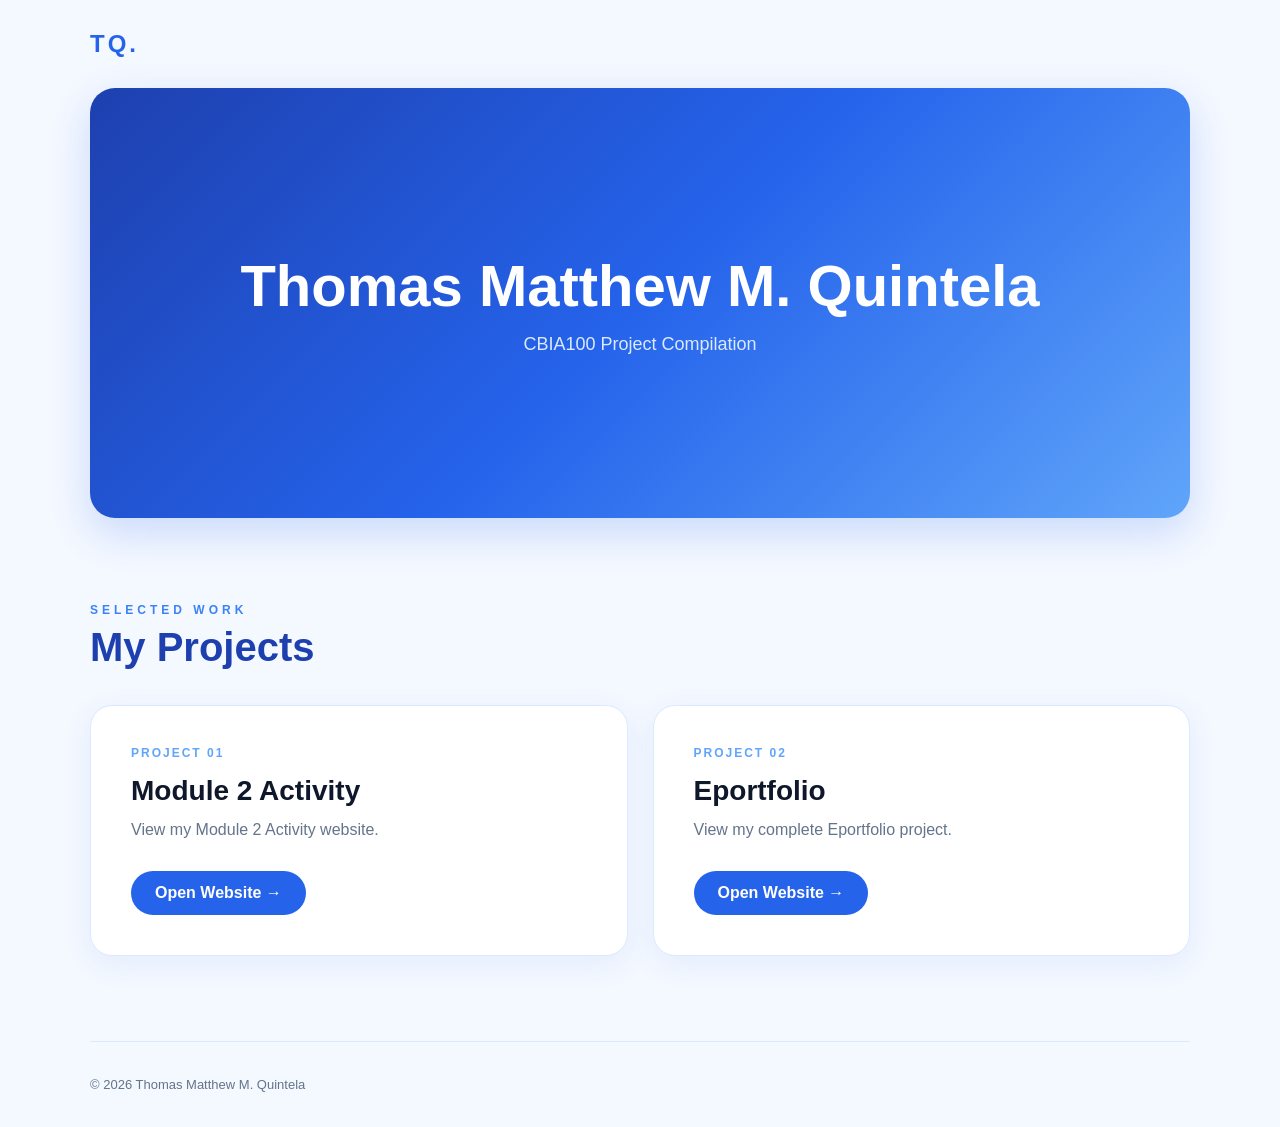
<file: index.html>
<!DOCTYPE html>
<html lang="en">

<head>
    <meta charset="UTF-8">
    <meta name="viewport" content="width=device-width, initial-scale=1.0">

    <title>Thomas Matthew M. Quintela | CBIA100</title>

    <style>

        * {
            margin: 0;
            padding: 0;
            box-sizing: border-box;
        }

        body {
            font-family: Arial, Helvetica, sans-serif;
            background-color: #f4f8ff;
            color: #0f172a;
        }

        .container {
            width: 90%;
            max-width: 1100px;
            margin: auto;
        }

        nav {
            padding: 30px 0;
            font-size: 24px;
            font-weight: bold;
            color: #2563eb;
            letter-spacing: 3px;
        }

        .hero {
            min-height: 430px;

            display: flex;
            justify-content: center;
            align-items: center;

            text-align: center;

            padding: 40px;

            background: linear-gradient(
                135deg,
                #1e40af,
                #2563eb,
                #60a5fa
            );

            color: white;

            border-radius: 25px;

            box-shadow:
                0 15px 40px
                rgba(37, 99, 235, 0.20);
        }

        .hero h1 {
            font-size: 58px;
            margin-bottom: 15px;
        }

        .hero p {
            font-size: 18px;
            color: #dbeafe;
        }

        .projects {
            padding: 85px 0;
        }

        .small-title {
            color: #3b82f6;
            font-size: 12px;
            letter-spacing: 4px;
            font-weight: bold;
            margin-bottom: 8px;
        }

        .projects h2 {
            font-size: 40px;
            color: #1e40af;
            margin-bottom: 35px;
        }

        .project-grid {
            display: grid;
            grid-template-columns: repeat(2, 1fr);
            gap: 25px;
        }

        .card {
            background-color: white;

            border: 1px solid #dbeafe;

            border-radius: 22px;

            padding: 40px;

            box-shadow:
                0 8px 30px
                rgba(37, 99, 235, 0.08);

            transition: 0.3s;
        }

        .card:hover {
            transform: translateY(-8px);

            box-shadow:
                0 18px 40px
                rgba(37, 99, 235, 0.15);

            border-color: #60a5fa;
        }

        .number {
            font-size: 12px;
            font-weight: bold;
            color: #60a5fa;
            letter-spacing: 2px;
        }

        .card h3 {
            font-size: 28px;
            margin: 15px 0 10px;
        }

        .card p {
            color: #64748b;
            line-height: 1.6;
            margin-bottom: 28px;
        }

        .button {
            display: inline-block;

            background-color: #2563eb;
            color: white;

            text-decoration: none;
            font-weight: bold;

            padding: 13px 24px;

            border-radius: 30px;

            transition: 0.3s;
        }

        .button:hover {
            background-color: #1e40af;
        }

        footer {
            border-top: 1px solid #dbeafe;

            padding: 35px 0;

            color: #64748b;

            font-size: 13px;
        }

        @media (max-width: 700px) {

            .hero h1 {
                font-size: 39px;
            }

            .project-grid {
                grid-template-columns: 1fr;
            }

        }

    </style>
</head>


<body>

<div class="container">


    <nav>
        TQ.
    </nav>


    <section class="hero">

        <div>

            <h1>
                Thomas Matthew M. Quintela
            </h1>

            <p>
                CBIA100 Project Compilation
            </p>

        </div>

    </section>


    <section class="projects">

        <div class="small-title">
            SELECTED WORK
        </div>

        <h2>
            My Projects
        </h2>


        <div class="project-grid">


            <!-- MODULE 2 -->

            <div class="card">

                <div class="number">
                    PROJECT 01
                </div>

                <h3>
                    Module 2 Activity
                </h3>

                <p>
                    View my Module 2 Activity website.
                </p>

                <a
                    href="CODING%20PROJ/module2.html"
                    class="button"
                >
                    Open Website →
                </a>

            </div>



            <!-- EPORTFOLIO -->

            <div class="card">

                <div class="number">
                    PROJECT 02
                </div>

                <h3>
                    Eportfolio
                </h3>

                <p>
                    View my complete Eportfolio project.
                </p>

                <a
                    href="QUINTELAJS%20ETY131%20%282%29/QUINTELAJS%20ETY131/thomas_eportfolio/eportfolio.html"
                    class="button"
                >
                    Open Website →
                </a>

            </div>


        </div>

    </section>


    <footer>
        © 2026 Thomas Matthew M. Quintela
    </footer>


</div>

</body>

</html>
</file>
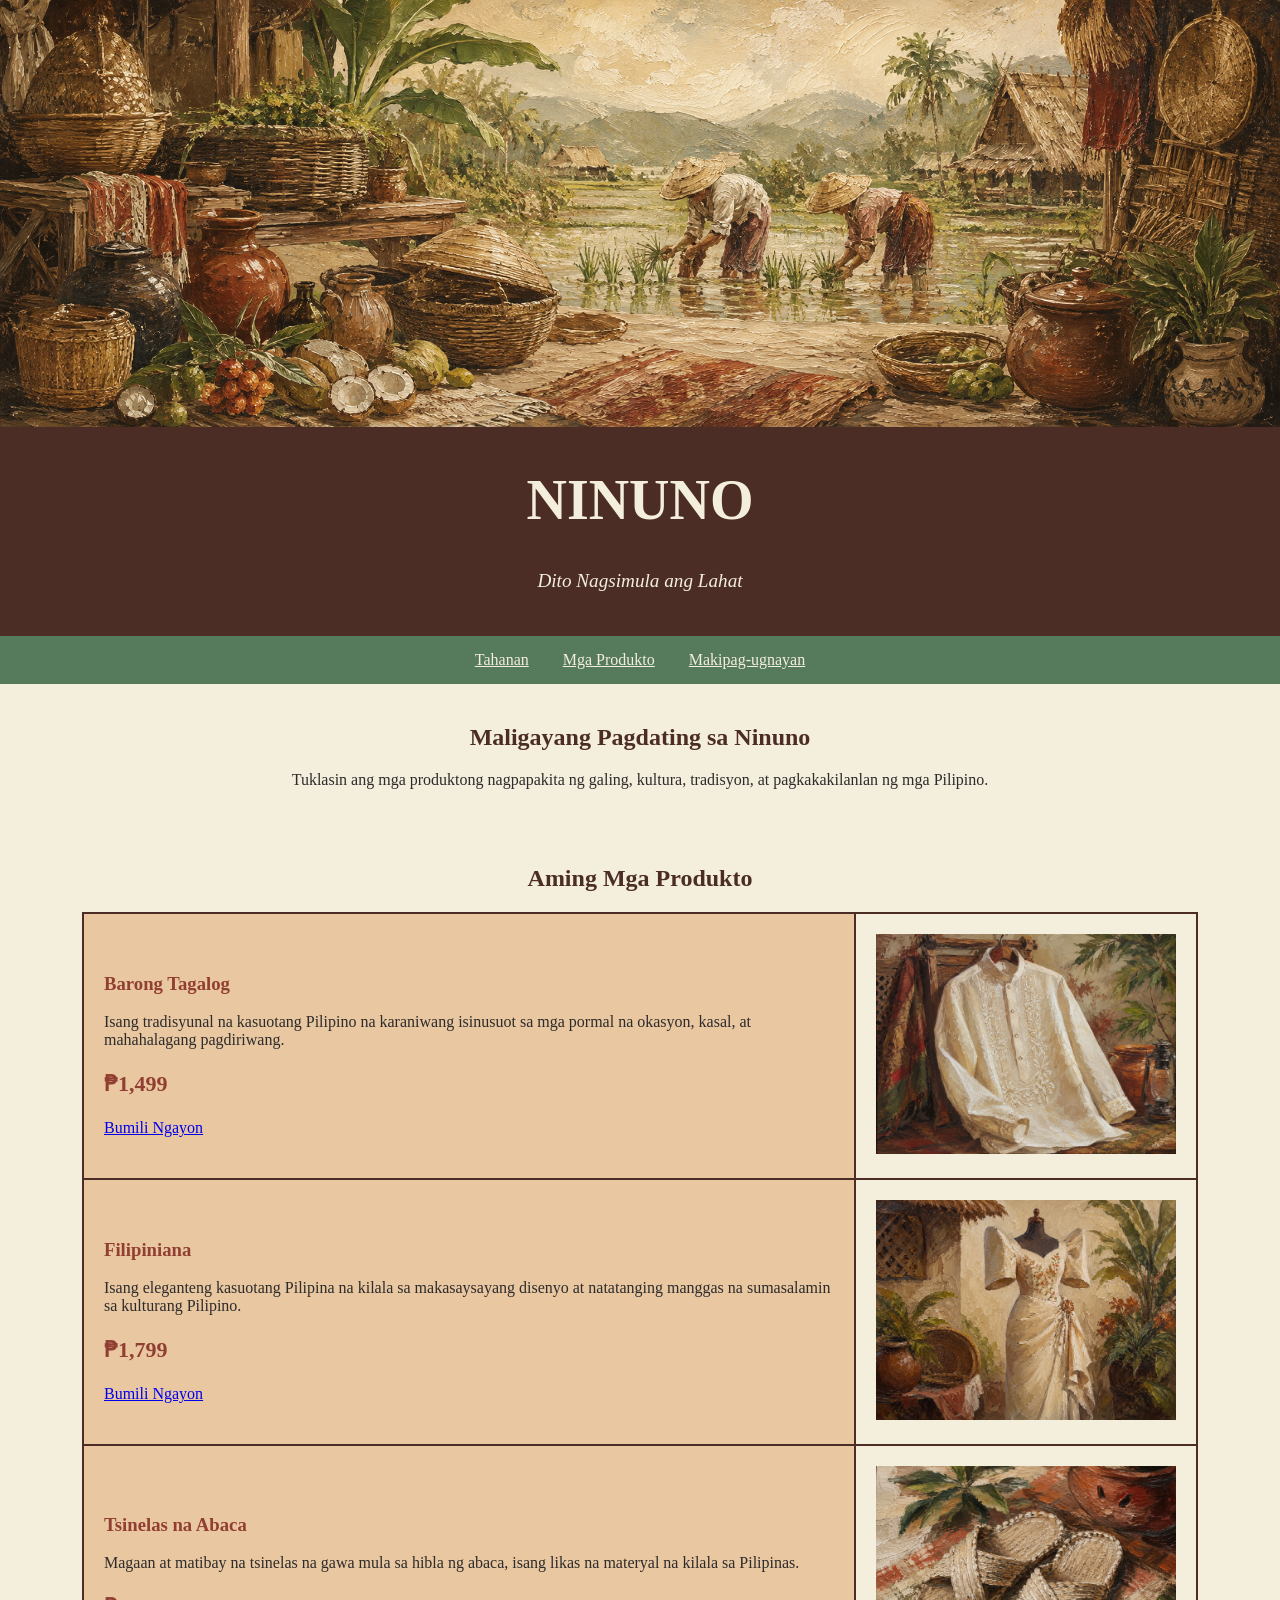
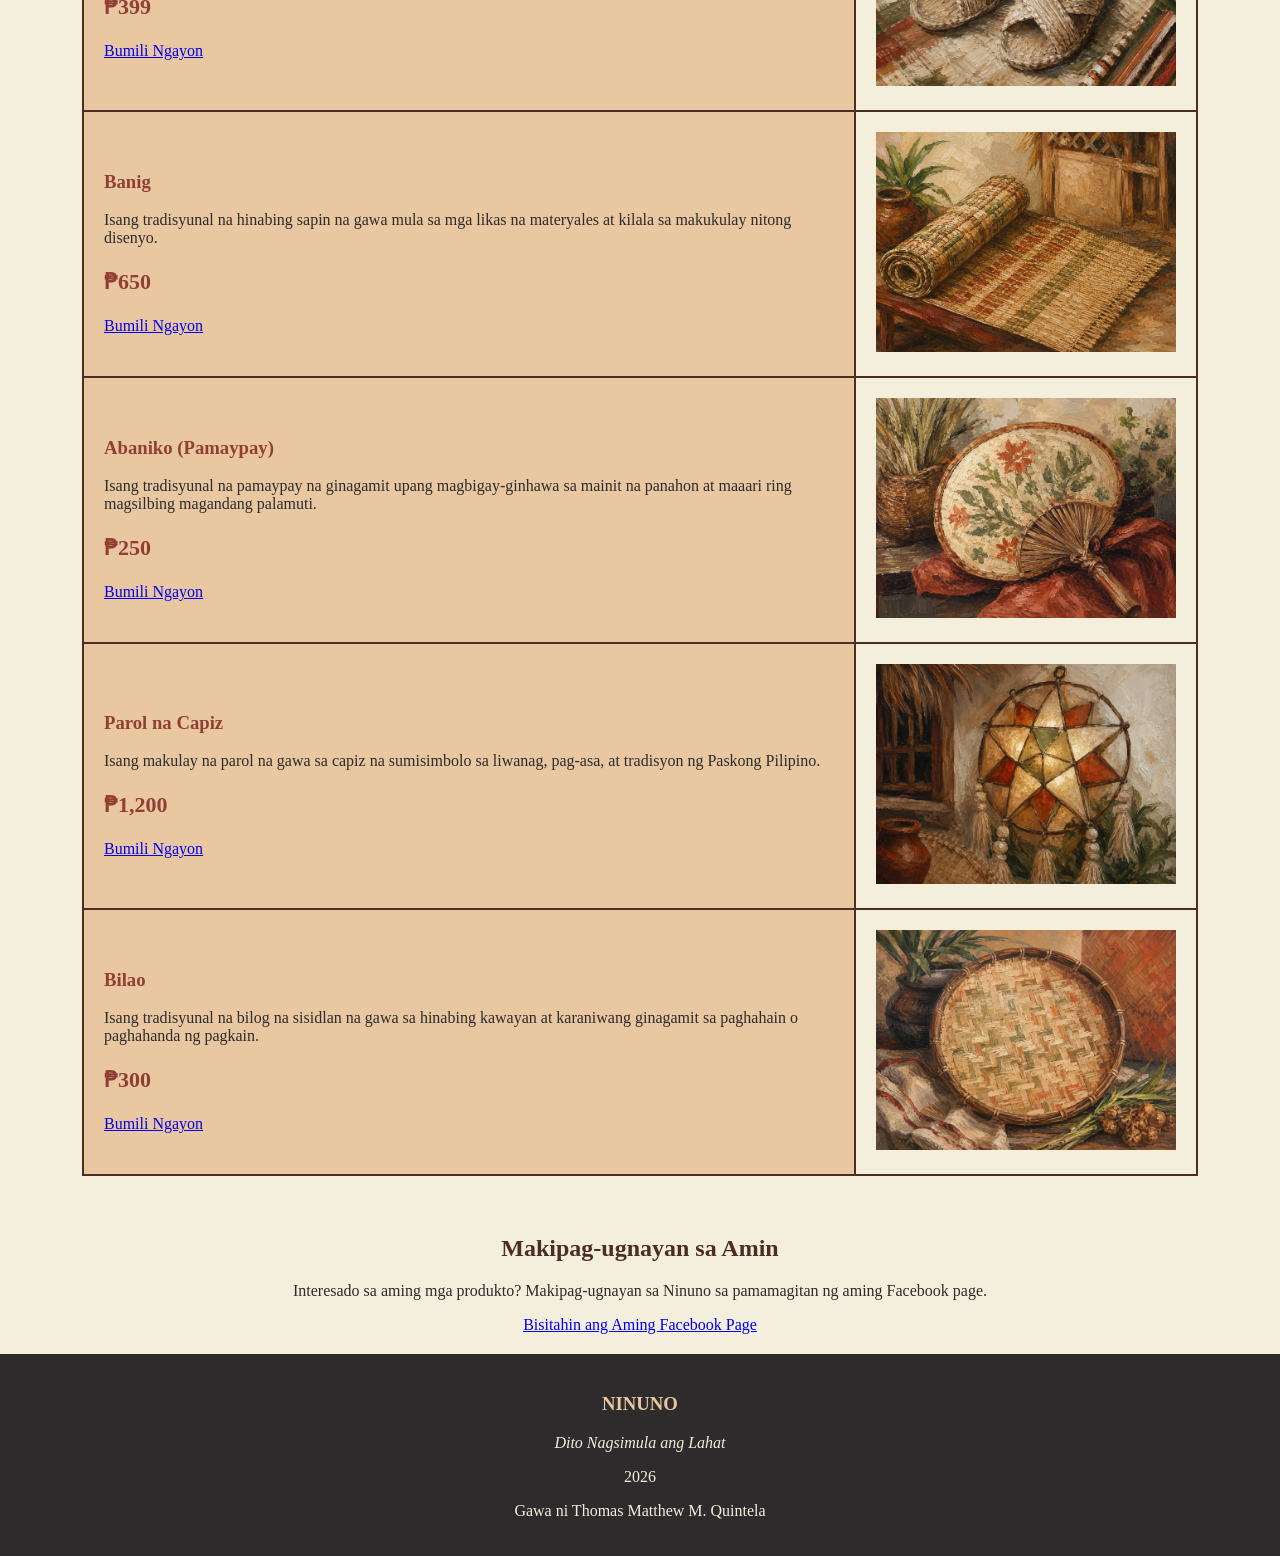
<file: CODING PROJ/module2.html>
<!DOCTYPE html>
<html>

<head>

    <title>Ninuno</title>

    <style>

        body {
            background-color: #F4EEDC;
            color: #2D2B2B;
            font-family: Georgia;
            text-align: center;
            margin: 0;
        }

        header {
            background-color: #4B2D25;
            color: #F4EEDC;
            padding-bottom: 25px;
        }

        .header-image {
            width: 100%;
            height: auto;
        }

        header h1 {
            font-family: Garamond;
            font-size: 350%;
        }

        header p {
            font-family: Georgia;
            font-size: 120%;
        }

        nav {
            background-color: #567A5C;
            padding: 15px;
        }

        nav a {
            color: #F4EEDC;
            padding: 15px;
        }

        section {
            padding: 20px;
        }

        h2 {
            font-family: Garamond;
            color: #4B2D25;
        }

        h3 {
            font-family: Garamond;
            color: #913F32;
        }

        table {
            width: 90%;
            margin: auto;
            border-collapse: collapse;
            background-color: #E8C7A1;
        }

        td {
            border: 2px solid #4B2D25;
            padding: 20px;
            text-align: left;
        }

        .product-image {
            text-align: center;
            background-color: #F4EEDC;
        }

        .product-image img {
            width: 300px;
            height: 220px;
        }

        .price {
            color: #913F32;
            font-size: 22px;
        }

        footer {
            background-color: #2D2B2B;
            color: #F4EEDC;
            padding: 20px;
        }

        footer h3 {
            color: #E8C7A1;
        }

    </style>

</head>


<body>


<header>

    <img src="logo.jpg"
         alt="Larawan ng kulturang Pilipino"
         class="header-image">

    <h1>NINUNO</h1>

    <p>
        <i>Dito Nagsimula ang Lahat</i>
    </p>

</header>


<nav>

    <a href="#home">Tahanan</a>

    <a href="#products">Mga Produkto</a>

    <a href="#contact">Makipag-ugnayan</a>

</nav>


<main>


<section id="home">

    <h2>Maligayang Pagdating sa Ninuno</h2>

    <p>
        Tuklasin ang mga produktong nagpapakita ng galing,
        kultura, tradisyon, at pagkakakilanlan ng mga Pilipino.
    </p>

</section>


<section id="products">

    <h2>Aming Mga Produkto</h2>

    <table>


        <tr>

            <td>

                <h3>Barong Tagalog</h3>

                <p>
                    Isang tradisyunal na kasuotang Pilipino na karaniwang
                    isinusuot sa mga pormal na okasyon, kasal, at
                    mahahalagang pagdiriwang.
                </p>

                <p class="price">
                    <b>₱1,499</b>
                </p>

                <a href="#contact">Bumili Ngayon</a>

            </td>


            <td class="product-image">

                <img src="barong.jpg"
                     alt="Barong Tagalog">

            </td>

        </tr>


        <tr>

            <td>

                <h3>Filipiniana</h3>

                <p>
                    Isang eleganteng kasuotang Pilipina na kilala sa
                    makasaysayang disenyo at natatanging manggas na
                    sumasalamin sa kulturang Pilipino.
                </p>

                <p class="price">
                    <b>₱1,799</b>
                </p>

                <a href="#contact">Bumili Ngayon</a>

            </td>


            <td class="product-image">

                <img src="filipiniana.jpg"
                     alt="Filipiniana">

            </td>

        </tr>


        <tr>

            <td>

                <h3>Tsinelas na Abaca</h3>

                <p>
                    Magaan at matibay na tsinelas na gawa mula sa
                    hibla ng abaca, isang likas na materyal na kilala
                    sa Pilipinas.
                </p>

                <p class="price">
                    <b>₱399</b>
                </p>

                <a href="#contact">Bumili Ngayon</a>

            </td>


            <td class="product-image">

                <img src="abaca-slippers.jpg"
                     alt="Tsinelas na Abaca">

            </td>

        </tr>


        <tr>

            <td>

                <h3>Banig</h3>

                <p>
                    Isang tradisyunal na hinabing sapin na gawa mula
                    sa mga likas na materyales at kilala sa makukulay
                    nitong disenyo.
                </p>

                <p class="price">
                    <b>₱650</b>
                </p>

                <a href="#contact">Bumili Ngayon</a>

            </td>


            <td class="product-image">

                <img src="banig.jpg"
                     alt="Banig">

            </td>

        </tr>


        <tr>

            <td>

                <h3>Abaniko (Pamaypay)</h3>

                <p>
                    Isang tradisyunal na pamaypay na ginagamit upang
                    magbigay-ginhawa sa mainit na panahon at maaari ring
                    magsilbing magandang palamuti.
                </p>

                <p class="price">
                    <b>₱250</b>
                </p>

                <a href="#contact">Bumili Ngayon</a>

            </td>


            <td class="product-image">

                <img src="abaniko.jpg"
                     alt="Abaniko o Pamaypay">

            </td>

        </tr>


        <tr>

            <td>

                <h3>Parol na Capiz</h3>

                <p>
                    Isang makulay na parol na gawa sa capiz na
                    sumisimbolo sa liwanag, pag-asa, at tradisyon
                    ng Paskong Pilipino.
                </p>

                <p class="price">
                    <b>₱1,200</b>
                </p>

                <a href="#contact">Bumili Ngayon</a>

            </td>


            <td class="product-image">

                <img src="capiz-parol.jpg"
                     alt="Parol na Capiz">

            </td>

        </tr>


        <tr>

            <td>

                <h3>Bilao</h3>

                <p>
                    Isang tradisyunal na bilog na sisidlan na gawa sa
                    hinabing kawayan at karaniwang ginagamit sa
                    paghahain o paghahanda ng pagkain.
                </p>

                <p class="price">
                    <b>₱300</b>
                </p>

                <a href="#contact">Bumili Ngayon</a>

            </td>


            <td class="product-image">

                <img src="bilao.jpg"
                     alt="Bilao">

            </td>

        </tr>


    </table>

</section>


<section id="contact">

    <h2>Makipag-ugnayan sa Amin</h2>

    <p>
        Interesado sa aming mga produkto?
        Makipag-ugnayan sa Ninuno sa pamamagitan ng aming Facebook page.
    </p>

    <a href="https://www.facebook.com/matteodozaa">
        Bisitahin ang Aming Facebook Page
    </a>

</section>


</main>


<footer>

    <h3>NINUNO</h3>

    <p>
        <i>Dito Nagsimula ang Lahat</i>
    </p>

    <p>2026</p>

    <p>
        Gawa ni Thomas Matthew M. Quintela
    </p>

</footer>


</body>

</html>
</file>
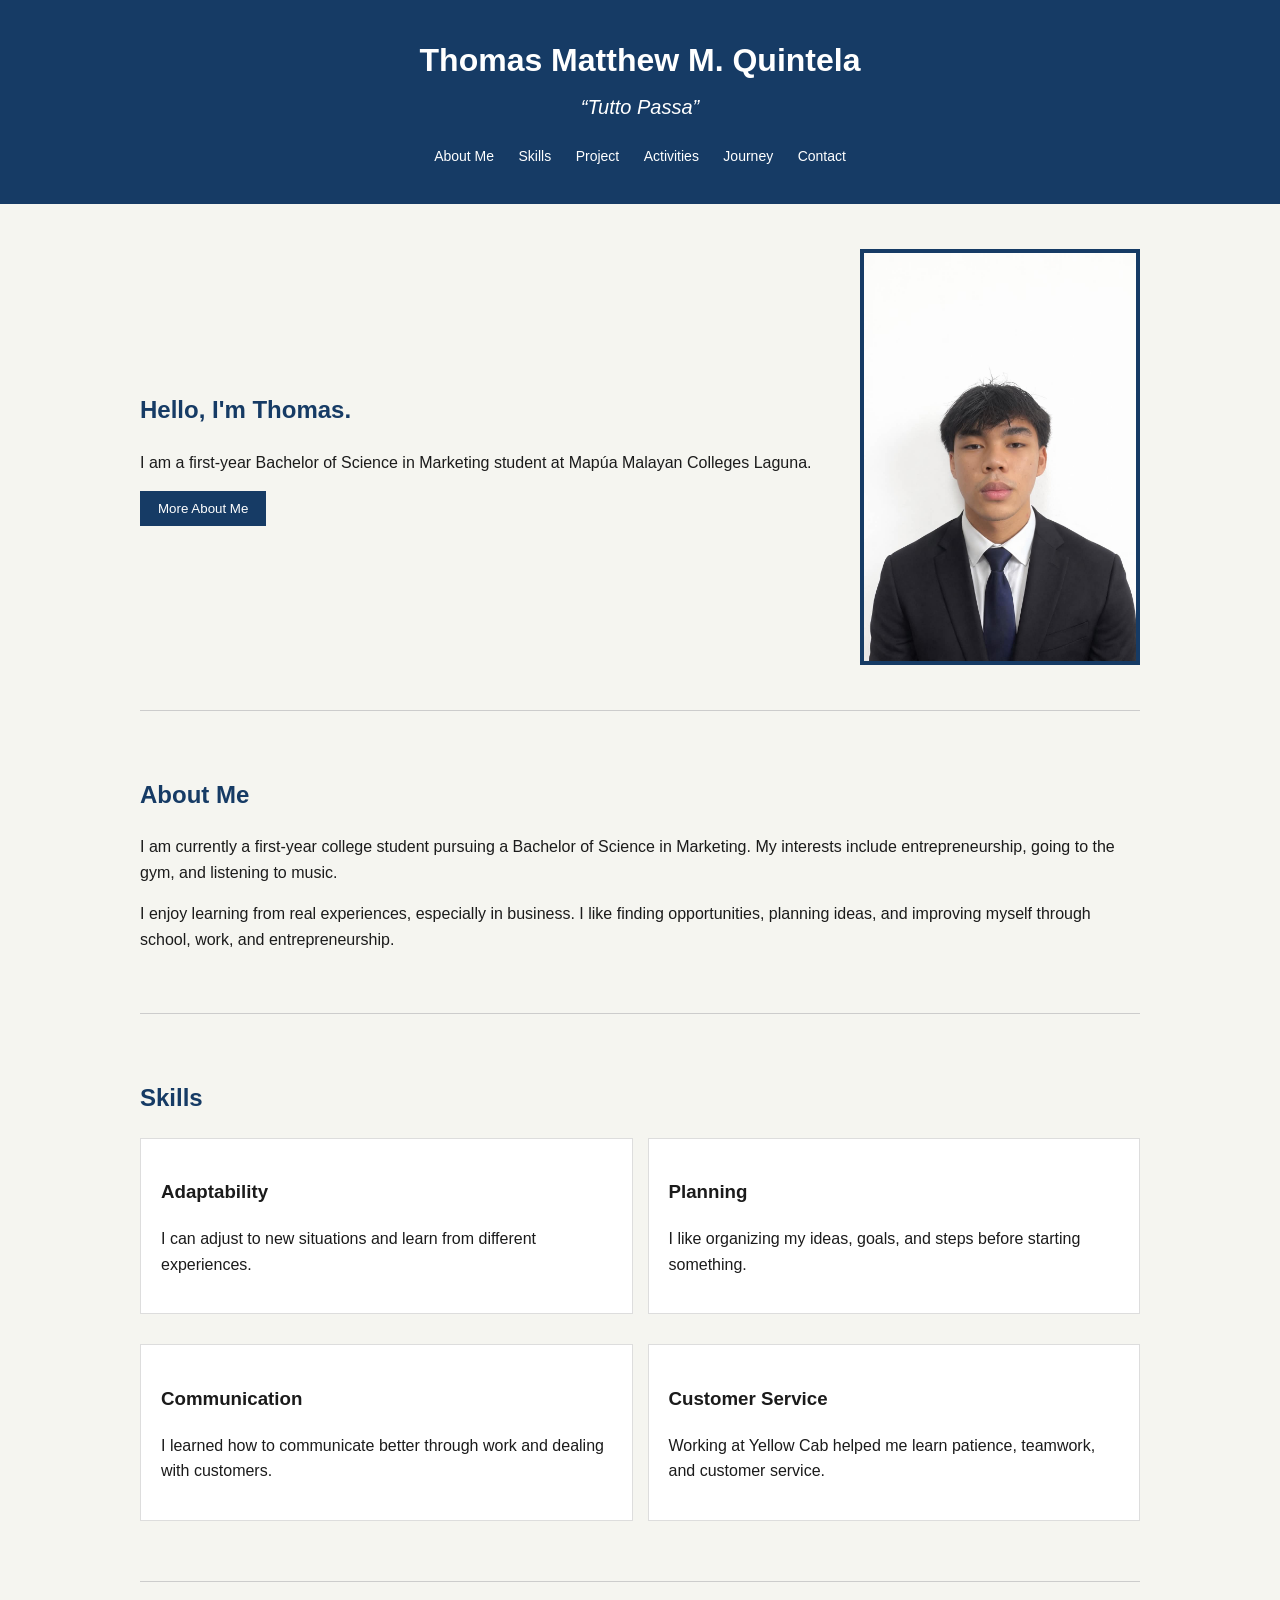
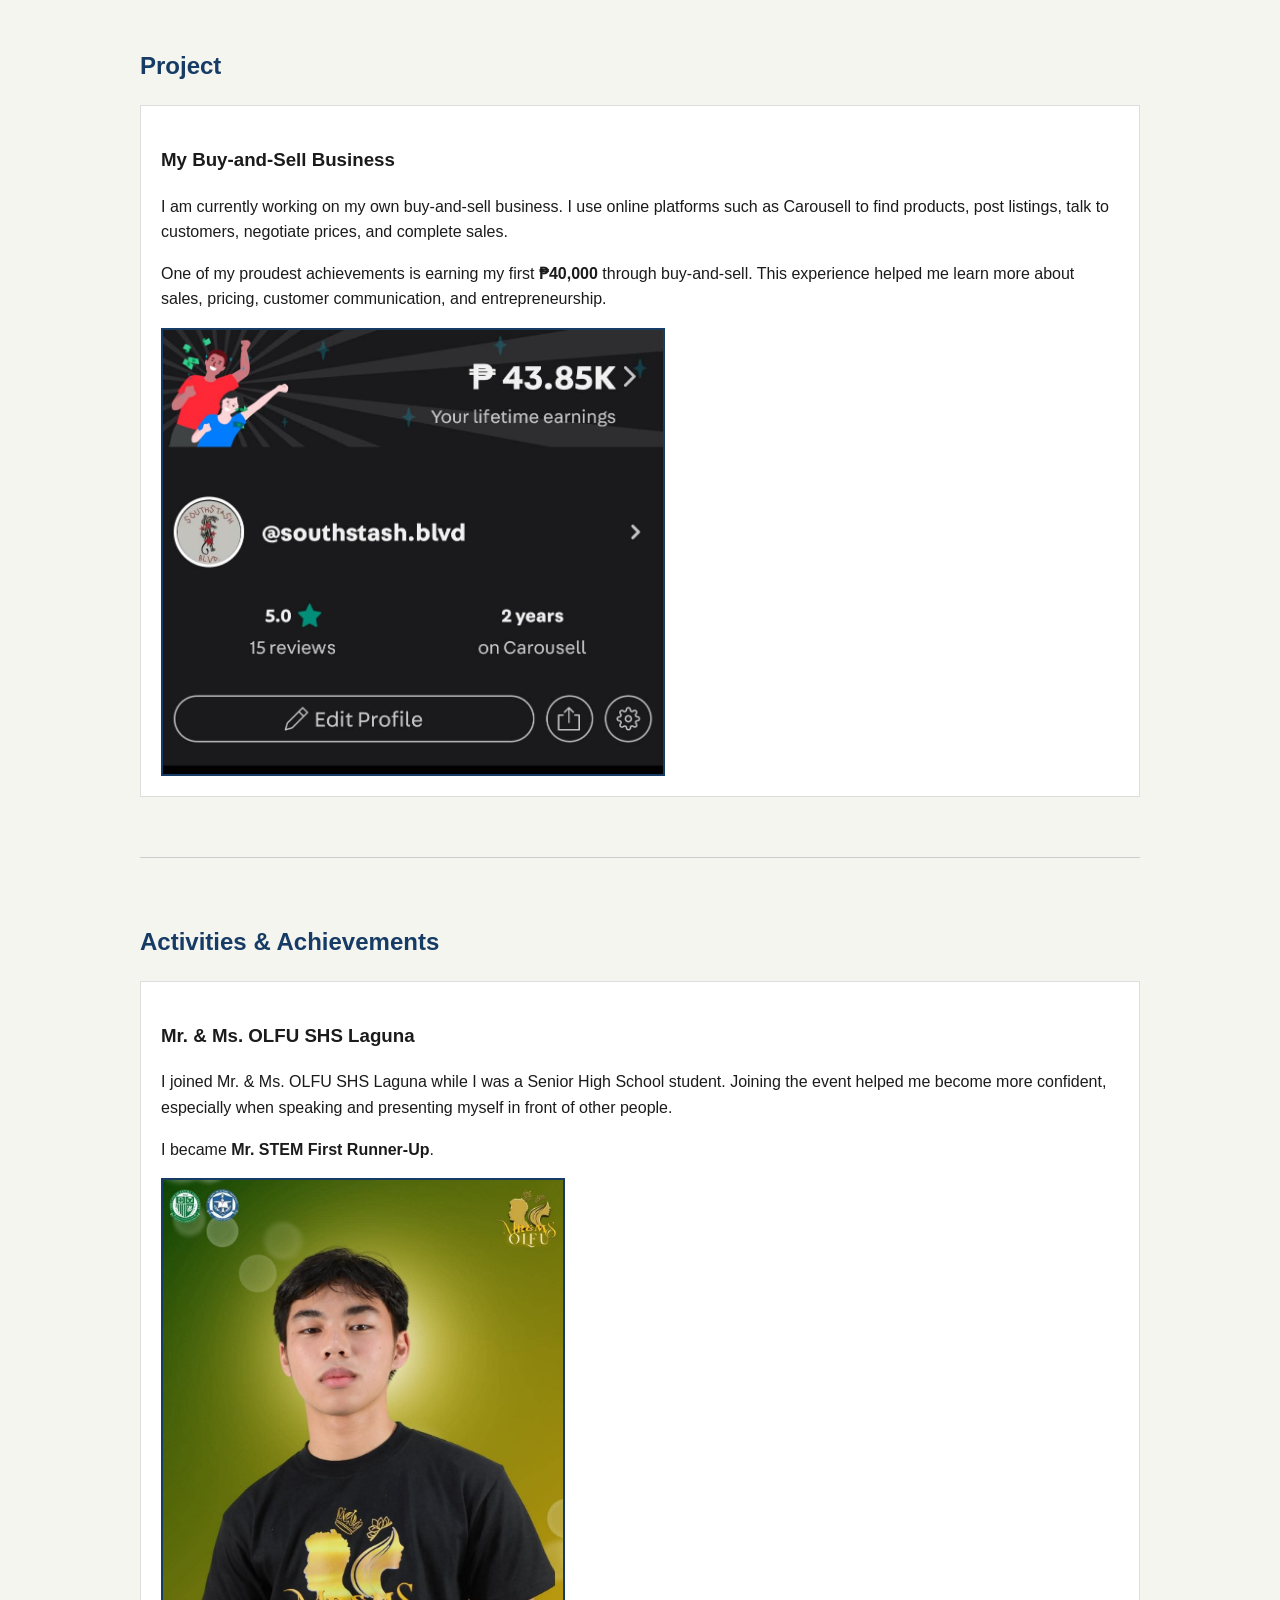
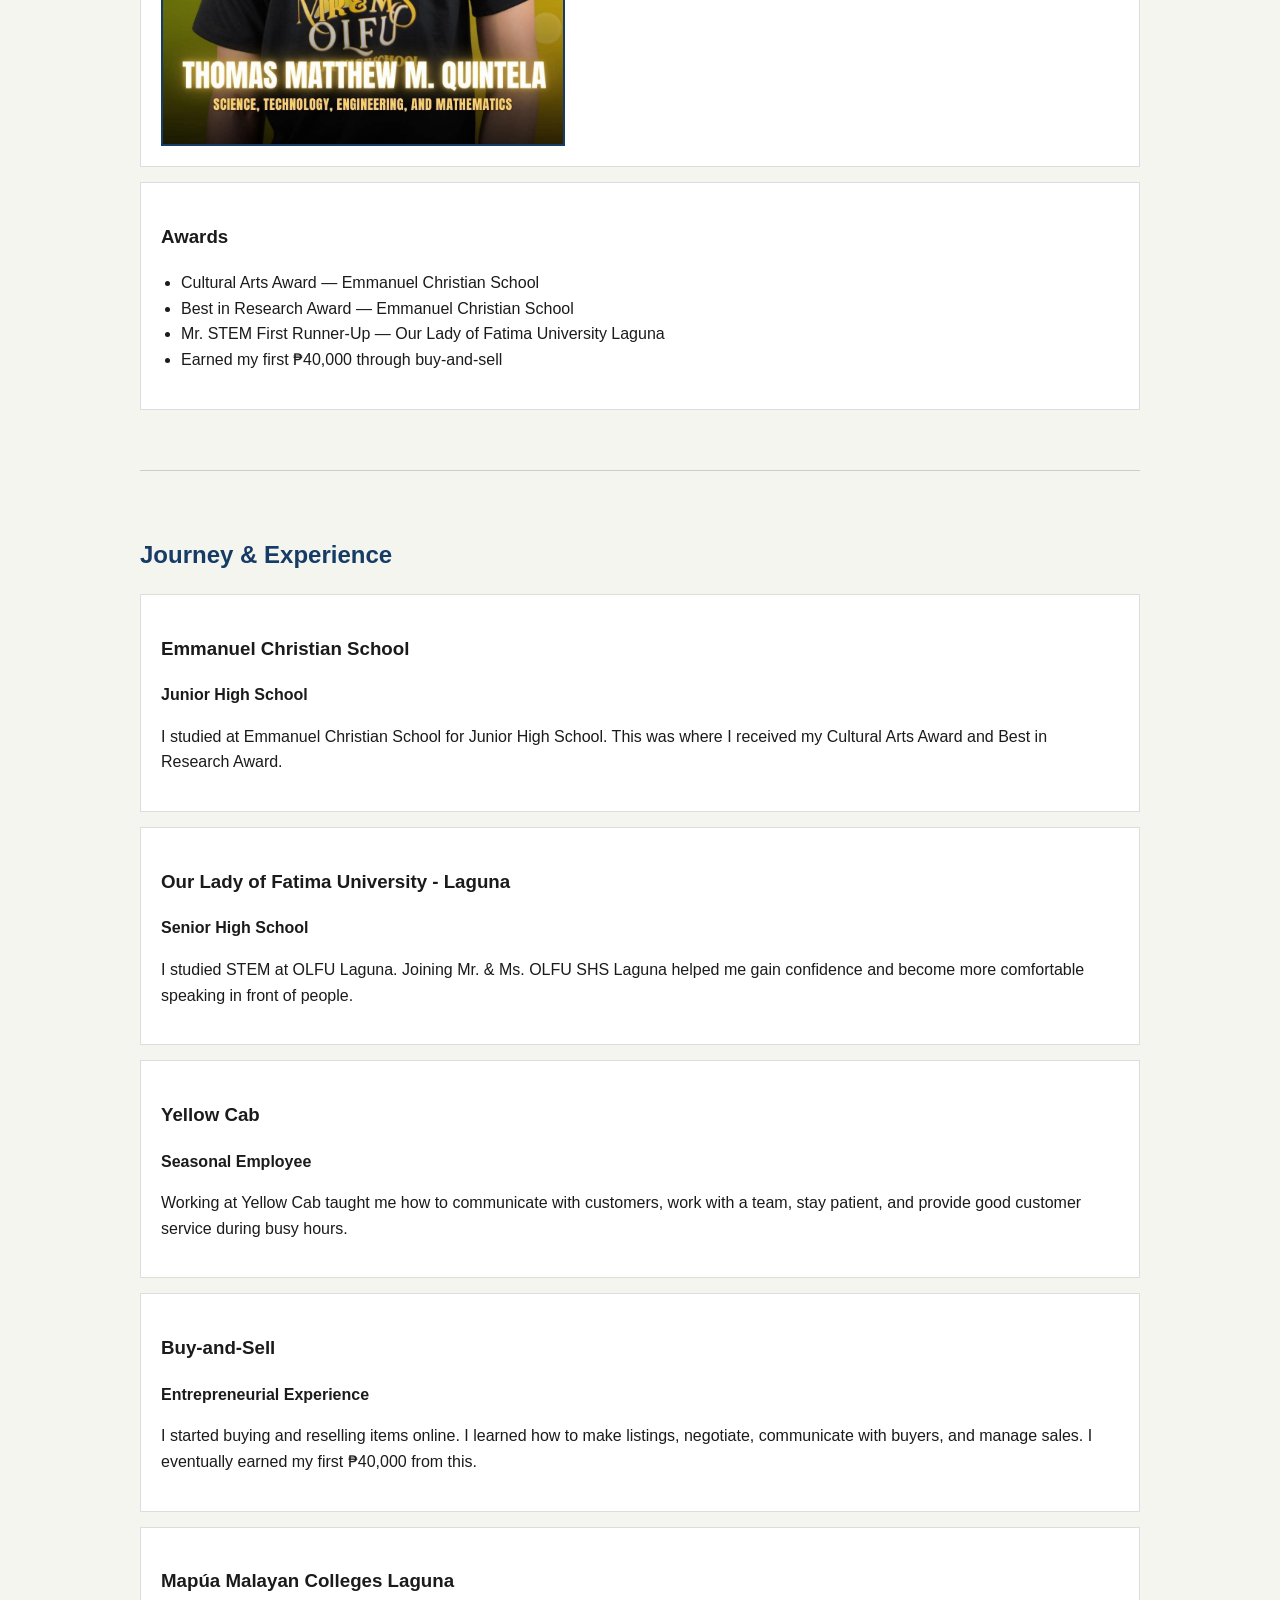
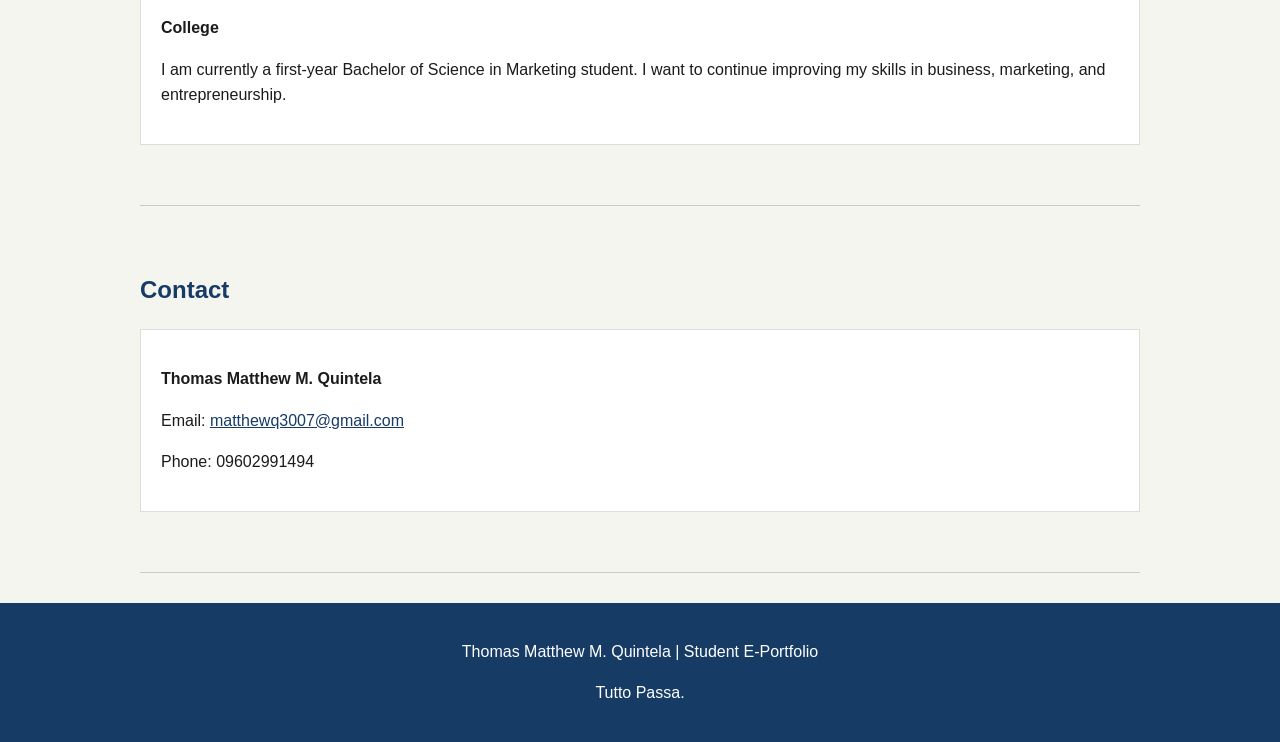
<file: QUINTELAJS ETY131 (2)/QUINTELAJS ETY131/thomas_eportfolio/eportfolio.html>
<!DOCTYPE html>
<html lang="en">
<head>
  <meta charset="UTF-8">
  <meta name="viewport" content="width=device-width, initial-scale=1.0">
  <title>Thomas Quintela | E-Portfolio</title>
  <link rel="stylesheet" href="styles.css">
</head>
<body>

  <header>
    <h1>Thomas Matthew M. Quintela</h1>
    <p class="tagline">“Tutto Passa”</p>

    <nav>
      <a href="#about">About Me</a>
      <a href="#skills">Skills</a>
      <a href="#project">Project</a>
      <a href="#activities">Activities</a>
      <a href="#journey">Journey</a>
      <a href="#contact">Contact</a>
    </nav>
  </header>

  <main>

    <section class="hero">
      <div>
        <h2>Hello, I'm Thomas.</h2>
        <p>
          I am a first-year Bachelor of Science in Marketing student at
          Mapúa Malayan Colleges Laguna.
        </p>

        <button onclick="showMessage()">More About Me</button>
        <p id="message"></p>
      </div>

      <aside class="photo-box">
        <img src="intro.png" alt="Thomas Matthew M. Quintela">
      </aside>
    </section>


    <section id="about">
      <h2>About Me</h2>

      <article>
        <p>
          I am currently a first-year college student pursuing a Bachelor
          of Science in Marketing. My interests include entrepreneurship,
          going to the gym, and listening to music.
        </p>

        <p>
          I enjoy learning from real experiences, especially in business.
          I like finding opportunities, planning ideas, and improving
          myself through school, work, and entrepreneurship.
        </p>
      </article>
    </section>


    <section id="skills">
      <h2>Skills</h2>

      <div class="cards">

        <article class="card">
          <h3>Adaptability</h3>
          <p>
            I can adjust to new situations and learn from different
            experiences.
          </p>
        </article>

        <article class="card">
          <h3>Planning</h3>
          <p>
            I like organizing my ideas, goals, and steps before starting
            something.
          </p>
        </article>

        <article class="card">
          <h3>Communication</h3>
          <p>
            I learned how to communicate better through work and dealing
            with customers.
          </p>
        </article>

        <article class="card">
          <h3>Customer Service</h3>
          <p>
            Working at Yellow Cab helped me learn patience, teamwork,
            and customer service.
          </p>
        </article>

      </div>
    </section>


    <section id="project">
      <h2>Project</h2>

      <article class="project-box">

        <h3>My Buy-and-Sell Business</h3>

        <p>
          I am currently working on my own buy-and-sell business.
          I use online platforms such as Carousell to find products,
          post listings, talk to customers, negotiate prices,
          and complete sales.
        </p>

        <p>
          One of my proudest achievements is earning my first
          <strong>₱40,000</strong> through buy-and-sell.
          This experience helped me learn more about sales,
          pricing, customer communication, and entrepreneurship.
        </p>

        <div class="event-photo">
          <img
            src="carousell.png"
            alt="Carousell lifetime earnings achievement"
          >
        </div>

      </article>
    </section>


    <section id="activities">
      <h2>Activities & Achievements</h2>

      <article>

        <h3>Mr. & Ms. OLFU SHS Laguna</h3>

        <p>
          I joined Mr. & Ms. OLFU SHS Laguna while I was a Senior High
          School student. Joining the event helped me become more confident,
          especially when speaking and presenting myself in front of
          other people.
        </p>

        <p>
          I became <strong>Mr. STEM First Runner-Up</strong>.
        </p>

        <div class="event-photo">
          <img
            src="pageant.png"
            alt="Mr. and Ms. OLFU SHS Laguna pageant"
          >
        </div>

      </article>


      <article>

        <h3>Awards</h3>

        <ul>
          <li>Cultural Arts Award — Emmanuel Christian School</li>

          <li>Best in Research Award — Emmanuel Christian School</li>

          <li>
            Mr. STEM First Runner-Up —
            Our Lady of Fatima University Laguna
          </li>

          <li>
            Earned my first ₱40,000 through buy-and-sell
          </li>
        </ul>

      </article>
    </section>


    <section id="journey">

      <h2>Journey & Experience</h2>


      <article class="timeline-item">

        <h3>Emmanuel Christian School</h3>

        <p>
          <strong>Junior High School</strong>
        </p>

        <p>
          I studied at Emmanuel Christian School for Junior High School.
          This was where I received my Cultural Arts Award and
          Best in Research Award.
        </p>

      </article>


      <article class="timeline-item">

        <h3>Our Lady of Fatima University - Laguna</h3>

        <p>
          <strong>Senior High School</strong>
        </p>

        <p>
          I studied STEM at OLFU Laguna. Joining Mr. & Ms. OLFU SHS Laguna
          helped me gain confidence and become more comfortable speaking
          in front of people.
        </p>

      </article>


      <article class="timeline-item">

        <h3>Yellow Cab</h3>

        <p>
          <strong>Seasonal Employee</strong>
        </p>

        <p>
          Working at Yellow Cab taught me how to communicate with customers,
          work with a team, stay patient, and provide good customer service
          during busy hours.
        </p>

      </article>


      <article class="timeline-item">

        <h3>Buy-and-Sell</h3>

        <p>
          <strong>Entrepreneurial Experience</strong>
        </p>

        <p>
          I started buying and reselling items online. I learned how to
          make listings, negotiate, communicate with buyers, and manage
          sales. I eventually earned my first ₱40,000 from this.
        </p>

      </article>


      <article class="timeline-item">

        <h3>Mapúa Malayan Colleges Laguna</h3>

        <p>
          <strong>College</strong>
        </p>

        <p>
          I am currently a first-year Bachelor of Science in Marketing
          student. I want to continue improving my skills in business,
          marketing, and entrepreneurship.
        </p>

      </article>

    </section>


    <section id="contact">

      <h2>Contact</h2>

      <article class="contact-box">

        <p>
          <strong>Thomas Matthew M. Quintela</strong>
        </p>

        <p>
          Email:
          <a href="mailto:matthewq3007@gmail.com">
            matthewq3007@gmail.com
          </a>
        </p>

        <p>Phone: 09602991494</p>

      </article>

    </section>

  </main>


  <footer>

    <p>
      Thomas Matthew M. Quintela | Student E-Portfolio
    </p>

    <p>Tutto Passa.</p>

  </footer>


  <script src="script.js"></script>

</body>
</html>
</file>
<file: QUINTELAJS ETY131 (2)/QUINTELAJS ETY131/thomas_eportfolio/styles.css>
* {
  box-sizing: border-box;
}

body {
  margin: 0;
  font-family: Arial, Helvetica, sans-serif;
  background-color: #f5f5f0;
  color: #1b1b1b;
  line-height: 1.6;
}

header {
  background-color: #163b65;
  color: white;
  text-align: center;
  padding: 35px 20px;
}

header h1 {
  margin: 0;
}

.tagline {
  font-style: italic;
  font-size: 20px;
  margin: 5px 0 20px;
}

nav a {
  color: white;
  text-decoration: none;
  margin: 0 10px;
  font-size: 14px;
}

nav a:hover {
  text-decoration: underline;
}

main {
  width: 85%;
  max-width: 1000px;
  margin: auto;
}

section {
  padding: 45px 0;
  border-bottom: 1px solid #cccccc;
}

section h2 {
  color: #163b65;
  margin-bottom: 20px;
}

.hero {
  display: flex;
  justify-content: space-between;
  align-items: center;
  gap: 30px;
}

.hero div {
  flex: 1;
}

.photo-box {
  width: 280px;
  height: 320px;
  background-color: #8ab0d4;
  border: 4px solid #163b65;
  display: flex;
  align-items: center;
  justify-content: center;
  text-align: center;
  color: white;
}

button {
  background-color: #163b65;
  color: white;
  border: none;
  padding: 10px 18px;
  cursor: pointer;
}

button:hover {
  background-color: #285d91;
}

.cards {
  display: grid;
  grid-template-columns: repeat(2, 1fr);
  gap: 15px;
}

.card,
.project-box,
.timeline-item,
.contact-box,
#activities article {
  background-color: white;
  border: 1px solid #dddddd;
  padding: 20px;
  margin-bottom: 15px;
}

.card:hover {
  transform: translateY(-3px);
  transition: 0.2s;
}

ul {
  padding-left: 20px;
}

a {
  color: #163b65;
}

footer {
  background-color: #163b65;
  color: white;
  text-align: center;
  padding: 20px;
  margin-top: 30px;
}

@media (max-width: 700px) {
  nav a {
    display: block;
    margin: 8px 0;
  }

  .hero {
    flex-direction: column;
    align-items: flex-start;
  }

  .photo-box {
    width: 100%;
  }

  .cards {
    grid-template-columns: 1fr;
  }
}


.event-photo {
  width: 100%;
  max-width: 500px;
  height: 260px;
  margin-top: 15px;
  background-color: #d9e5f0;
  border: 2px dashed #163b65;
  display: flex;
  align-items: center;
  justify-content: center;
  text-align: center;
  padding: 15px;
  color: #163b65;
}

.event-photo img {
  width: 100%;
  height: 100%;
  object-fit: cover;
}

.photo-box img {
  width: 100%;
  height: 100%;
  object-fit: cover;
}

/* Photos keep their original shape so nothing gets cropped */
.photo-box {
  width: 280px;
  height: auto;
  padding: 0;
  background-color: transparent;
}

.photo-box img {
  display: block;
  width: 100%;
  height: auto;
}

.event-photo {
  width: fit-content;
  max-width: 100%;
  height: auto;
  padding: 0;
  background-color: transparent;
  border: 2px solid #163b65;
}

.event-photo img {
  display: block;
  width: auto;
  max-width: 100%;
  height: auto;
}

#project .event-photo img {
  width: 500px;
  max-width: 100%;
}

#activities .event-photo img {
  width: 400px;
  max-width: 100%;
}

@media (max-width: 700px) {
  .photo-box {
    width: 100%;
    max-width: 280px;
  }

  .event-photo img {
    width: 100%;
  }
}
</file>
